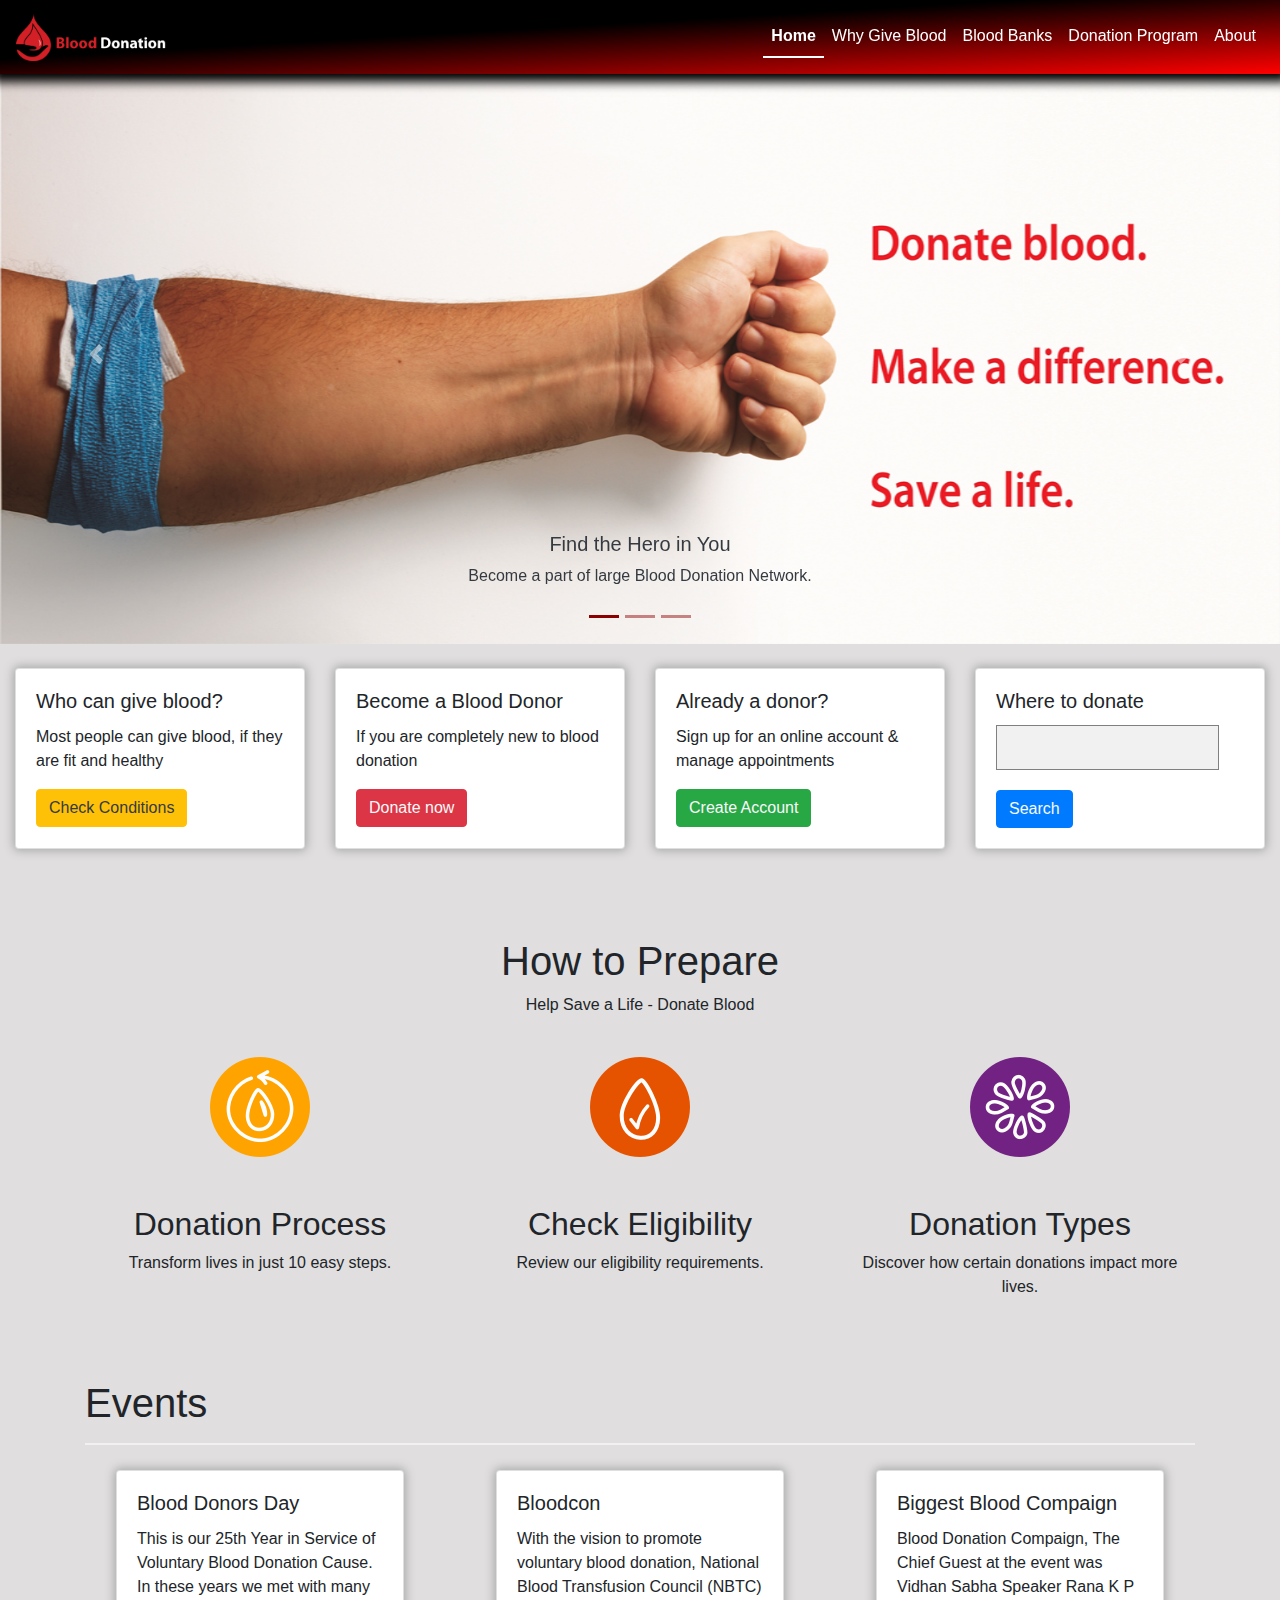
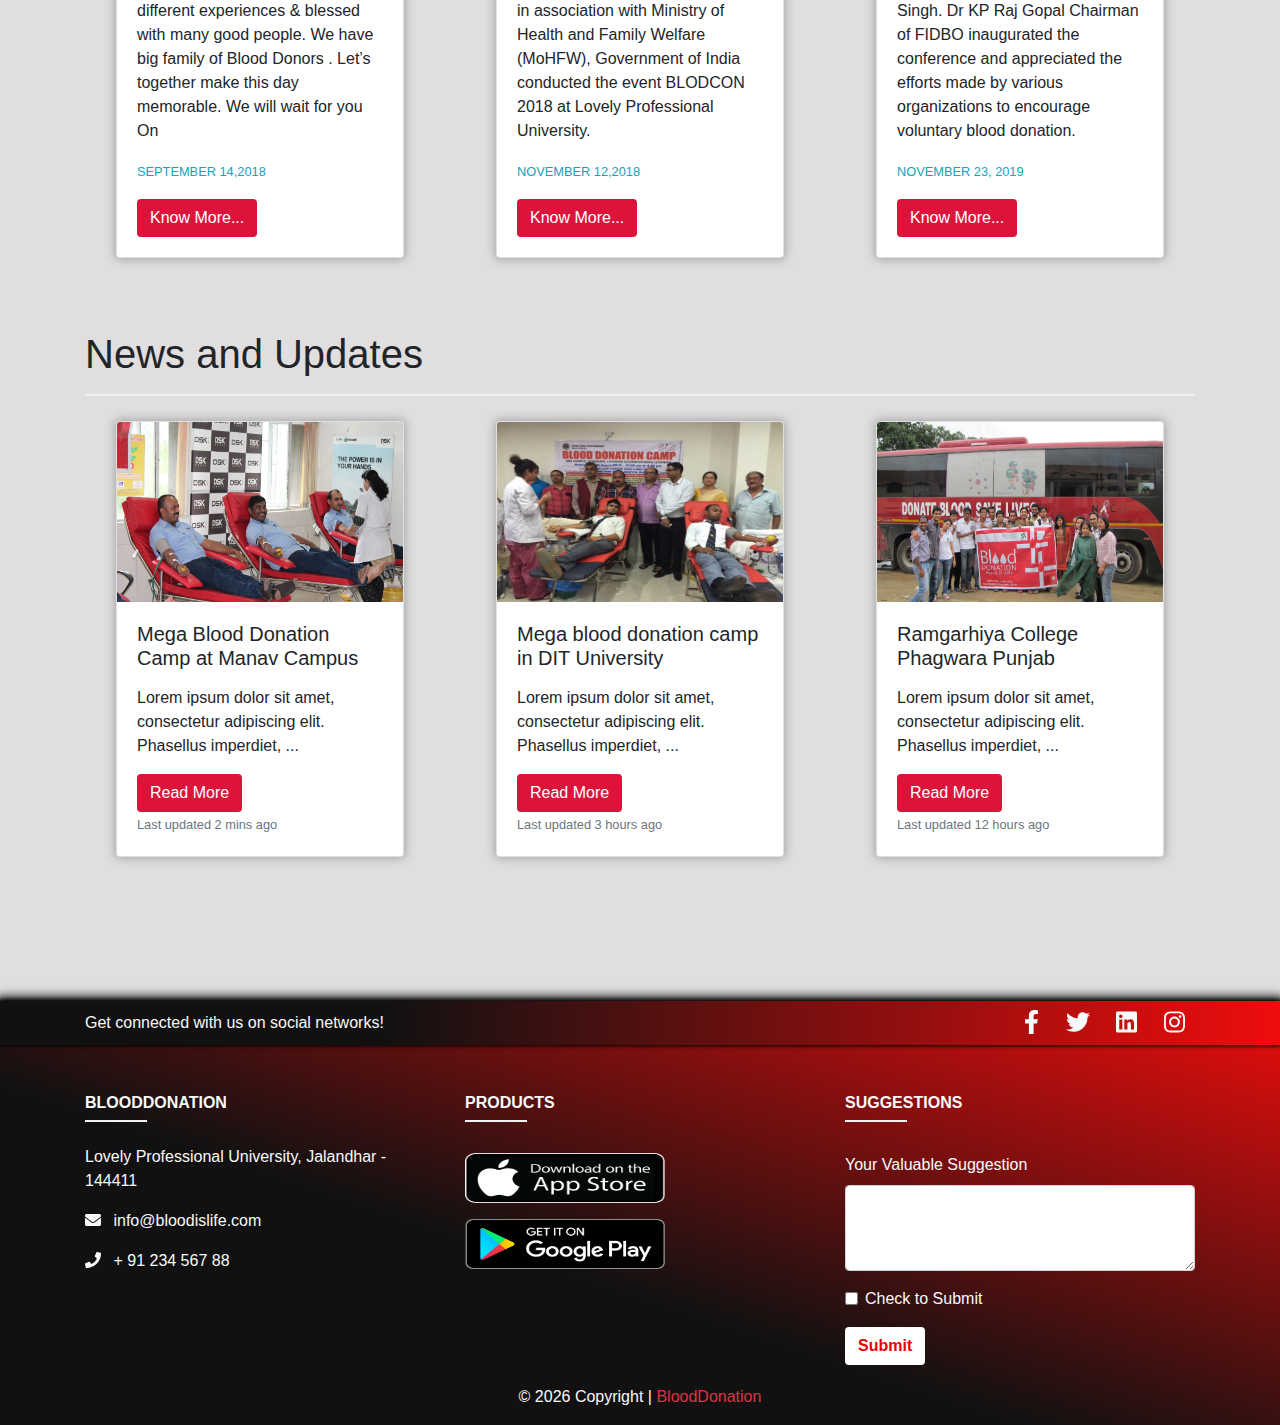
<file: index.html>
<!DOCTYPE html>
<html>
<head>
	<title>Blood Donation</title>
	
	<link rel="shortcut icon" href="./icons/fevicon.png" type="image/png">
	<link rel="stylesheet" href="./css/font-awesome-5.11.2.min.css">
	<link rel="stylesheet" href="./css/bootstrap-4.3.1.min.css">
	<link rel="stylesheet" href="./css/bootstrap-grid-4.3.1.min.css">
	<link rel="stylesheet" href="./css/bootstrap-reboot-4.3.1.min.css">
	<link rel="stylesheet" href="./css/style.css">

	<script src="./js/jquery-3.4.1.min.js"></script>
	<script src="./js/angular-1.7.8.min.js"></script>
	<script src="./js/angular-route-1.7.8.min.js"></script>
	<script src="./js/font-awesome-5.11.2.min.js"></script>
	<script src="./js/popper-1.14.7.min.js"></script>
	<script src="./js/bootstrap-4.3.1.min.js"></script>
	<script src="./js/bootstrap.bundle-4.3.1.min.js"></script>

	<meta name="viewport" content="width=device-width, initial-scale=1">

</head>
<body ng-app="bloodApp" style="background-color: rgb(224, 222, 222);">

	<!-- Navigation starts here -->
	<nav class="navbar navbar-expand-md navbar-dark fixed-top nb">
		<a href="#" class="navbar-brand"><img src="./icons/logo.png" style="width: 150px;"></a>
		<button class="navbar-toggler" type="button" data-toggle="collapse" data-target="#navbarCollapse">
			<span class="navbar-toggler-icon"></span>
		</button>

		<div class="collapse navbar-collapse text-center" id="navbarCollapse">
			<ul class="navbar-nav ml-auto">
				<li class="navbar-item active"><a href="#/!" class="nav-link text-white pop-nav">Home</a></li>
				<li class="navbar-item"><a href="#!/whyblood" class="nav-link text-white pop-nav">Why Give Blood</a></li>
				<li class="navbar-item"><a href="#!/banks" class="nav-link text-white pop-nav">Blood Banks</a></li>
				<li class="navbar-item"><a href="#!/donation" class="nav-link text-white pop-nav">Donation Program</a></li>
				<li class="navbar-item"><a href="#!/about" class="nav-link text-white pop-nav">About</a></li>
			</ul>	
		</div>
	</nav>
	<!-- Navigation ends here -->

	<!-- Main Content starts here -->
	<main id="main-content" style="margin-top: 5%;" ng-view></main>
	<!-- Main Content ends here -->

	<!-- Footer starts here -->
	<footer class="page-footer font-small text-light" style="background: linear-gradient(to left bottom,#ee0d0d, #111 60%); box-shadow: 0px 0px 10px 4px #000;">

		<div style="background: linear-gradient(to left,#ee0d0d , #111 70%); box-shadow: 0px 0px 4px 1px #000;">
			<div class="container">
		
				<!-- Grid row-->
				<div class="row py-1 d-flex align-items-center">
		
				<!-- Grid column -->
				<div class="col-md-6 col-lg-5 text-center text-md-left mb-3 mb-md-0">
					<h6 class="mb-0">Get connected with us on social networks!</h6>
				</div>
				<!-- Grid column -->
		
				<!-- Grid column -->
				<div class="col-md-6 col-lg-7 text-center text-md-right">
					<!-- Facebook -->
					<a class="fb-ic">
					<i class="fab fa-facebook-f white-text"> </i>
					</a>
					<!-- Twitter -->
					<a class="tw-ic">
					<i class="fab fa-twitter white-text"> </i>
					</a>
					<!--Linkedin -->
					<a class="li-ic">
					<i class="fab fa-linkedin white-text"> </i>
					</a>
					<!--Instagram-->
					<a class="ins-ic">
					<i class="fab fa-instagram white-text"> </i>
					</a>
				</div>
				<!-- Grid column -->
				</div>
				<!-- Grid row-->
		
			</div>
		</div>
		
		<!-- Footer Links -->
		<div class="container text-center text-md-left mt-5">
			<!-- Grid row -->
			<div class="row mt-1">
				<!-- Grid column -->
				<div class="col-md-4 col-lg-4 col-xl-4 mx-auto mb-1">
					<!-- Content -->
					<h6 class="text-uppercase font-weight-bold">BloodDonation</h6>
					<hr class="deep-purple accent-2 mb-3 mt-0 d-inline-block mx-auto" style="width: 60px;">
					<p>
						Lovely Professional University, Jalandhar - 144411
					</p>
					<p>
						<i class="fas fa-envelope mr-2"></i> info@bloodislife.com
					</p>
					<p>
						<i class="fas fa-phone mr-2"></i> + 91 234 567 88
					</p>
				</div>
				<!-- Grid column -->
		
				<!-- Grid column -->
				<div class="col-md-4 col-lg-4 col-xl-4 mx-auto mb-1">
					<!-- Links -->
					<h6 class="text-uppercase font-weight-bold">Products</h6>
					<hr class="deep-purple accent-2 mb-4 mt-0 d-inline-block mx-auto" style="width: 60px;">
					<p>
						<a href="#!"><img src="icons/apple_store.png" class="app-store" alt="Apple Store"></a>
					</p>
					<p>
						<a href="#!"><img src="icons/google_store.png" class="app-store" alt="Google Store"></a>
					</p>
				</div>
				<!-- Grid column -->

				<!-- Grid column -->
				<div class="col-md-4 col-lg-4 col-xl-4 mx-auto mb-1">
					<!-- Links -->
					<h6 class="text-uppercase font-weight-bold">Suggestions</h6>
					<hr class="deep-purple accent-2 mb-4 mt-0 d-inline-block mx-auto" style="width: 60px;">
					<div id="suggestionAlert"></div>
					<form id="suggestionForm" onsubmit="suggestions()">
						<div class="form-group">
							<label for="suggestionFormTextarea">Your Valuable Suggestion</label>
							<textarea class="form-control" id="suggestionText" rows="3"></textarea>
						</div>
						<div class="form-group form-check">
							<input type="checkbox" class="form-check-input" id="suggestionCheck">
							<label class="form-check-label" for="suggestionCheck">Check to Submit</label>
						</div>
						<button type="submit" class="btn" style="background: rgb(255, 255, 255); color: #eb0000; font-weight: bolder;">Submit</button>
					</form>
				</div>
				<!-- Grid column -->
			</div>
			<!-- Grid row -->	
		</div>
		<!-- Footer Links -->
		
		<!-- Copyright -->
		<div class="footer-copyright text-center py-3">&copy; <script>document.write(new Date().getFullYear());</script> Copyright | 
			<a class="text-danger" href="#!"> BloodDonation</a>
		</div>
		<!-- Copyright -->
		
	</footer>
	<!-- Footer ends here -->

	<script src="js/main.js"></script>
</body>
</html>
</file>
<file: css/style.css>
*{
    margin: 0;
    padding: 0;
}
    
/* ================== */
/* Custom Scroll Bar */

::-webkit-scrollbar {
    width: 15px;
    background: transparent;
    opacity: 0;
}
/* Track */
::-webkit-scrollbar-track {
    box-shadow: inset 0 0 1px grey; 
    background: black;
}
/* Handle */
::-webkit-scrollbar-thumb {
    background: linear-gradient(to bottom, red, #000); 
    border-radius: 10px;
}
/* Handle on hover */
::-webkit-scrollbar-thumb:hover {
    background: linear-gradient(to bottom,#000, red);
}

/* ============================= */
/* ======== Slideshow ========== */

.carousel-indicators li {
    background-color: rgb(148, 18, 18);
}
.carousel-indicators .active {
    background-color: darkred;
}

#bloodCarousel{
    width: 100%;
    height: 580px;
    overflow: hidden;
    z-index: 8;
}

/* ============================= */
/* ====== Circular Icons ======= */

.imageIcon
{
    border-radius: 50%;
    height: 100px;
    width: 100px;
    color: white;
}

/* ========================== */
/* == Navbar Customization == */

.nb{
    box-shadow: 0px 0px 10px 8px #000;
    z-index: 10;
    background-image: linear-gradient(to bottom right,#000 40%, red);	
}

.navbar-nav .active{
    font-weight: bolder;
    border-bottom: 2px solid white;
}

/* ============================= */
/* Navigation Transition Effects */
.pop-nav
{
	transition: .5s;
}
.pop-nav:hover{
    font-weight: bold;
    transform: scale(1.1);
}

/* ====================================== */
/* ========= Cards Popup Effect ========= */
.pop-card{
    height: 100%;
    transition: .3s;
    box-shadow: 0px 0px 10px 2px #aaa;
}

.pop-card:hover{
    transform: scale(1.1);
    box-shadow: 0px 0px 15px 5px #999;
}

/* =============================== */
/* ====== Transition Effects ===== */
.pop-trans{
    transition: .3s;
    box-shadow: 0px 0px 10px 2px #aaa;
}

.pop-trans:hover{
    transform: scale(1.05);
    box-shadow: 0px 0px 15px 5px #999;
}

/* ============================ */
/* ===== Read More Buttons ==== */
[id^=moreText] {
    display: none;
}

/* ======== Forms ============ */
/* ========= SignUp Form =========  */
/* Float cancel and signup buttons and add an equal width */

/* The Modal (background) */
.modal {
    display: none; /* Hidden by default */
    position: fixed; /* Stay in place */
    z-index: 500; /* Sit on top */
    left: 0;
    top: 0;
    width: 100%; /* Full width */
    height: 100%; /* Full height */
    overflow: auto; /* Enable scroll if needed */
    background-color: #474e5dec;
    padding-top: 40px;
}
/* Modal Content/Box */
.modal-content {
    background-color: #fefefe;
    margin: .5% auto auto auto; /* 5% from the top, 15% from the bottom and centered */
    border: 1px solid #888;
    border-radius: 20px;
    width: 80%; /* Could be more or less, depending on screen size */
}

/* The Close Button (x) */
.close {
    position: absolute;
    right: 2%;
    top: 1%;
    font-size: 40px;
    font-weight: bold;
    color: #f11c1c;
}
  
.close:hover, .close:focus {
    color: #ff0d00;
    cursor: pointer;
}

/* ========================== */
/* Style the horizontal ruler */
hr {
    border: 1px solid #f1f1f1;
    margin-bottom: 25px;
}
 
/* =============================== */
/* Button Theme Reddish Pink Color */
.btn_crimson{
    background-color: crimson;
    color: white;
}
.btn_crimson:hover{
    color: white;
}

/* =================== */
/* Footer Social Icons */

[class$=ic]{
    cursor: pointer;
    padding: 5px 10px;
    font-size: 1.5rem;
}
[class$=ic]:hover{
    cursor: pointer;
    text-align: center;
    background: rgba(51, 51, 51, 0.2);
}
.app-store{
    width: 200px;
    height: 50px;
}

/* ================ */
/* Responsive Image */
@media screen and (max-width:768px) {
    img {
        width:100%;
    }
}

/* ================ */
/* Parallax Effect */
.parallax-container{
    height: 100%;
    font-size: 1rem;
    font-family: "Oswald", sans-serif;
    font-weight: lighter;
    line-height: 1.8em;
    color: white;
}

.pimg1{
    background-image: url('../images/blood_1.jpg');
    min-height: 80vh;
}
.pimg2{
    background-image: url('../images/blood_2.jpeg');
    min-height: 80vh;
}
.pimg3{
    background-image: url('../images/blood_3.jpg');
    min-height: 80vh;
}
.pimg1, .pimg2, .pimg3{
    position: relative;
    background-position: center;
    background-size: cover;
    background-repeat: no-repeat;
    background-attachment: fixed;
}

.section{
    position: relative;
    padding: 40px 80px;
}
.section-light{
    background-color: white;
    color: #111;
}
.section .block{
    padding: 0 15%;
    font-size: 14px;
}
.section .block h2{
    text-transform: uppercase;
    font-size: 28px;
}
#video-blood{
    position: absolute;
    right: 20%;
    width: 28%;
    height: 35%;
}
@media screen and (max-width: 680px){
    #video-blood{
        position: relative;
        margin: auto;
        margin-left: 4vw;
        width: 100%;
        padding: 0;
    }
    .section .block{
        margin: 0;
        padding:  10px 0;
        width: 100%;
    }
}
.block ul li{
    padding: 0;
    margin-left: 40px;
    line-height: 1.2rem;
}

.ptext{
    position: absolute;
    top: 42%;
    width: 100%;
    height: auto;
    
    text-align: center;
    font-size: 5vw;
    letter-spacing: 10px;
    text-transform: uppercase;
}

.ptext .border{
    color: #fff;
    padding: 20px;
}

.ptext .border .trans{
    background-color: transparent;
}

@media screen and (max-width: 568px){
    .pimg1, .pimg2, .pimg3{
        background-attachment: scroll;
    }
}

/* ======================= */
/* ===== About Page ====== */
.team-icons {
    margin: 15px 0;
}

.btn-dark{
    background-color: #000;
}

.dev-img{
    display: block;
    margin-left: auto;
    margin-right: auto;
    width: 100%;
    height: 200px;
}
</file>
